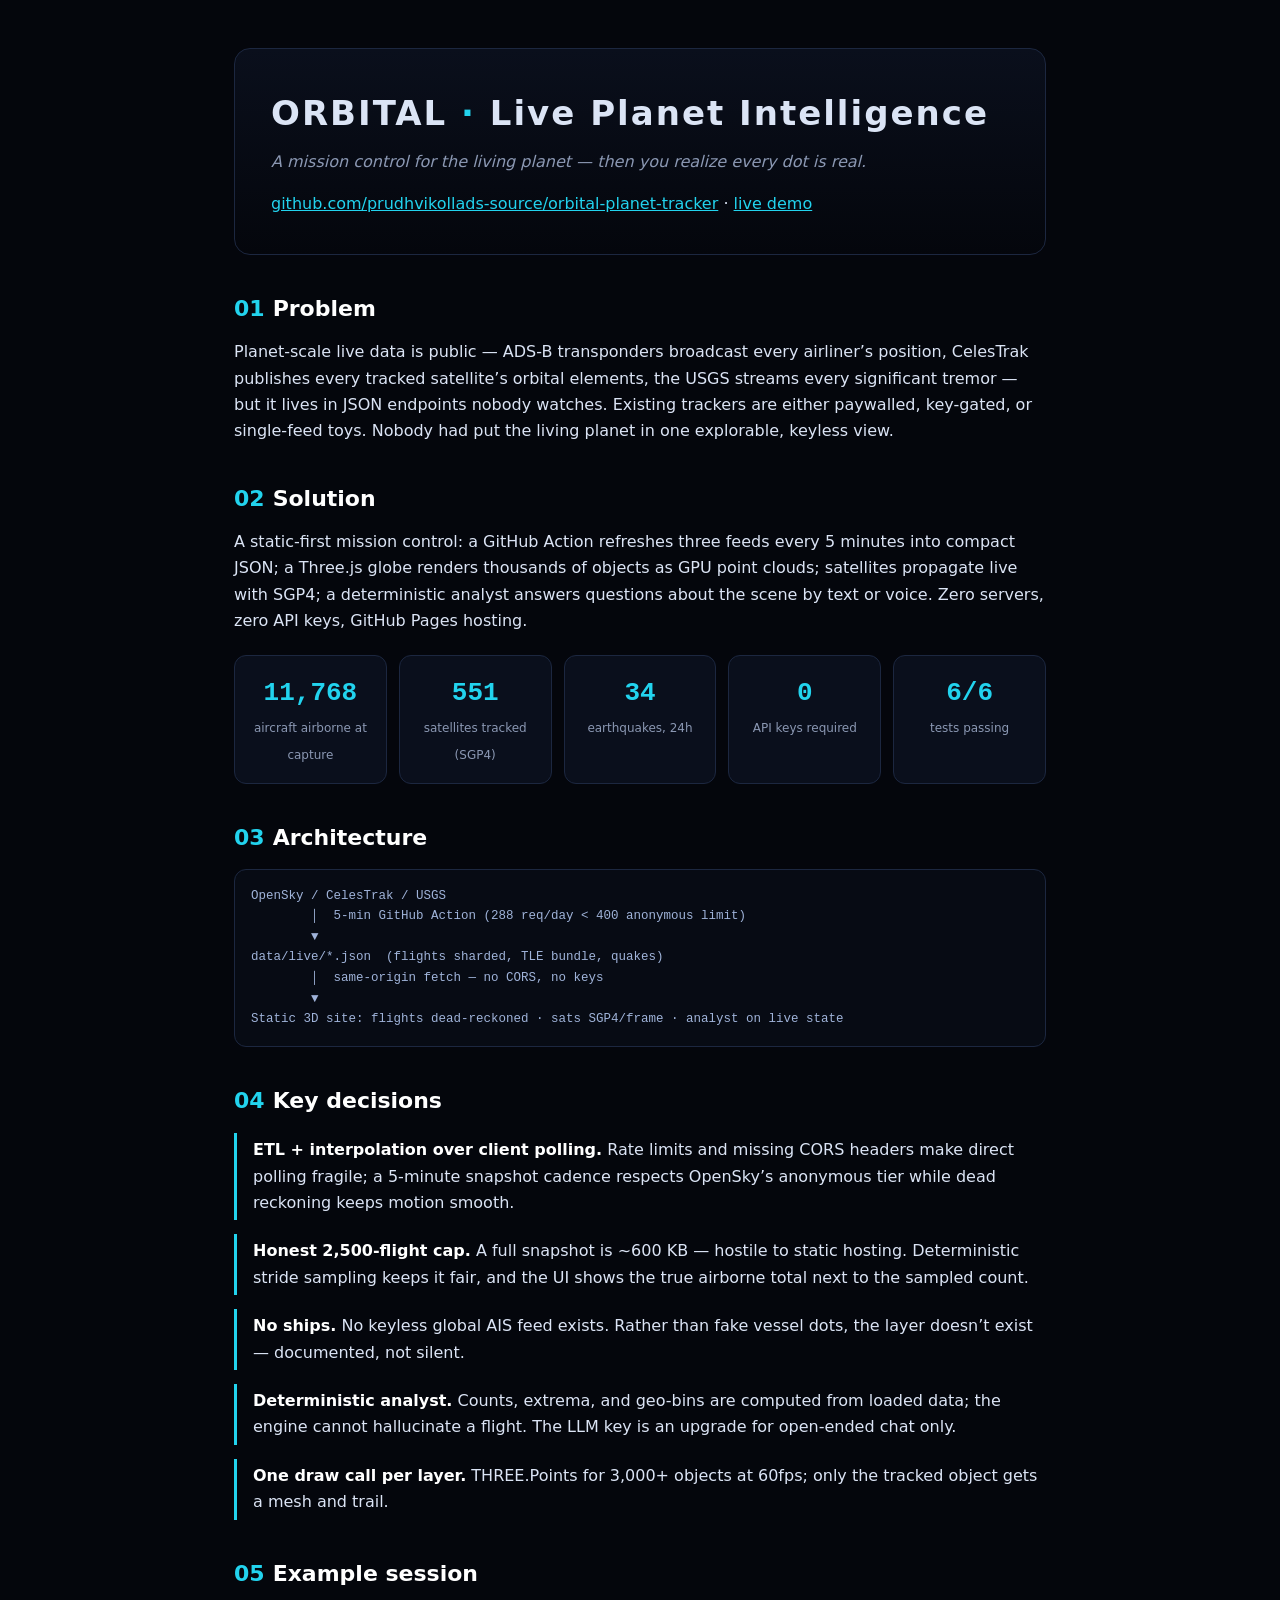
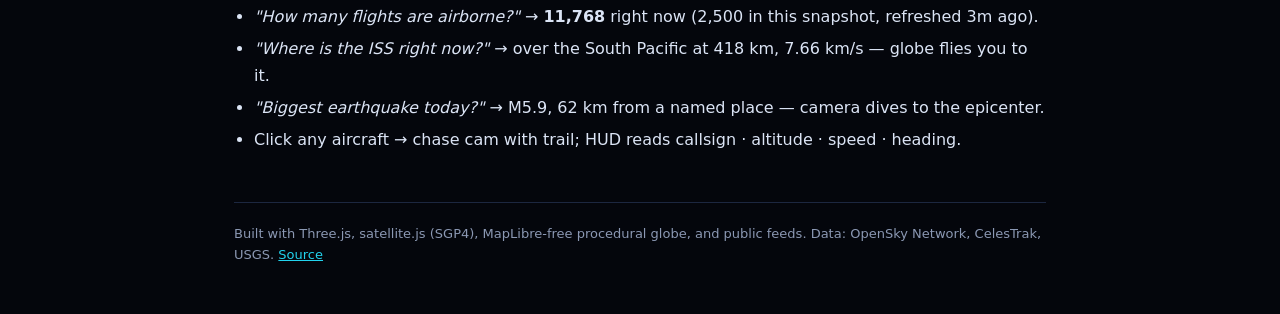
<file: docs/index.html>
<!DOCTYPE html>
<html lang="en">
<head>
<meta charset="UTF-8">
<meta name="viewport" content="width=device-width, initial-scale=1.0">
<title>ORBITAL — Live Planet Intelligence · Case Study</title>
<style>
*{box-sizing:border-box;margin:0}body{background:#04060c;color:#dbe4f5;font:16px/1.65 system-ui,sans-serif;max-width:860px;margin:0 auto;padding:48px 24px}
a{color:#22d3ee}.hero{border:1px solid #1c2740;border-radius:16px;padding:36px;background:linear-gradient(180deg,#0a0f1c,#04060c);margin-bottom:36px}
.hero h1{font-size:34px;letter-spacing:2px}.hero h1 span{color:#22d3ee}
.hero p.tag{color:#8b98b3;margin-top:8px;font-style:italic}
h2{font-size:22px;margin:36px 0 12px;color:#fff}h2 .n{color:#22d3ee;margin-right:8px}
.metrics{display:grid;grid-template-columns:repeat(auto-fit,minmax(150px,1fr));gap:12px;margin:20px 0}
.metric{background:#0a0f1c;border:1px solid #1c2740;border-radius:12px;padding:16px;text-align:center}
.metric b{display:block;font-size:26px;color:#22d3ee;font-family:ui-monospace,monospace}
.metric span{font-size:12px;color:#8b98b3}
pre{background:#070b14;border:1px solid #1c2740;border-radius:12px;padding:16px;overflow-x:auto;font-size:12.5px;color:#9fb3d9}
code{font-family:ui-monospace,monospace}.dec{border-left:3px solid #22d3ee;padding:4px 0 4px 16px;margin:14px 0}
.dec b{color:#fff}.foot{margin-top:48px;padding-top:20px;border-top:1px solid #1c2740;color:#8b98b3;font-size:13px}
ul{padding-left:20px}li{margin:6px 0}
</style>
</head>
<body>
<div class="hero">
<h1>ORBITAL <span>·</span> Live Planet Intelligence</h1>
<p class="tag">A mission control for the living planet — then you realize every dot is real.</p>
<p style="margin-top:16px"><a href="https://github.com/prudhvikollads-source/orbital-planet-tracker">github.com/prudhvikollads-source/orbital-planet-tracker</a> ·
<a href="https://prudhvikollads-source.github.io/orbital-planet-tracker/web/">live demo</a></p>
</div>

<h2><span class="n">01</span>Problem</h2>
<p>Planet-scale live data is public — ADS-B transponders broadcast every airliner’s position, CelesTrak publishes every tracked satellite’s orbital elements, the USGS streams every significant tremor — but it lives in JSON endpoints nobody watches. Existing trackers are either paywalled, key-gated, or single-feed toys. Nobody had put the living planet in one explorable, keyless view.</p>

<h2><span class="n">02</span>Solution</h2>
<p>A static-first mission control: a GitHub Action refreshes three feeds every 5 minutes into compact JSON; a Three.js globe renders thousands of objects as GPU point clouds; satellites propagate live with SGP4; a deterministic analyst answers questions about the scene by text or voice. Zero servers, zero API keys, GitHub Pages hosting.</p>
<div class="metrics">
<div class="metric"><b>11,768</b><span>aircraft airborne at capture</span></div>
<div class="metric"><b>551</b><span>satellites tracked (SGP4)</span></div>
<div class="metric"><b>34</b><span>earthquakes, 24h</span></div>
<div class="metric"><b>0</b><span>API keys required</span></div>
<div class="metric"><b>6/6</b><span>tests passing</span></div>
</div>

<h2><span class="n">03</span>Architecture</h2>
<pre>OpenSky / CelesTrak / USGS
        │  5-min GitHub Action (288 req/day < 400 anonymous limit)
        ▼
data/live/*.json  (flights sharded, TLE bundle, quakes)
        │  same-origin fetch — no CORS, no keys
        ▼
Static 3D site: flights dead-reckoned · sats SGP4/frame · analyst on live state</pre>

<h2><span class="n">04</span>Key decisions</h2>
<div class="dec"><b>ETL + interpolation over client polling.</b> Rate limits and missing CORS headers make direct polling fragile; a 5-minute snapshot cadence respects OpenSky’s anonymous tier while dead reckoning keeps motion smooth.</div>
<div class="dec"><b>Honest 2,500-flight cap.</b> A full snapshot is ~600 KB — hostile to static hosting. Deterministic stride sampling keeps it fair, and the UI shows the true airborne total next to the sampled count.</div>
<div class="dec"><b>No ships.</b> No keyless global AIS feed exists. Rather than fake vessel dots, the layer doesn’t exist — documented, not silent.</div>
<div class="dec"><b>Deterministic analyst.</b> Counts, extrema, and geo-bins are computed from loaded data; the engine cannot hallucinate a flight. The LLM key is an upgrade for open-ended chat only.</div>
<div class="dec"><b>One draw call per layer.</b> THREE.Points for 3,000+ objects at 60fps; only the tracked object gets a mesh and trail.</div>

<h2><span class="n">05</span>Example session</h2>
<ul>
<li><i>"How many flights are airborne?"</i> → <b>11,768</b> right now (2,500 in this snapshot, refreshed 3m ago).</li>
<li><i>"Where is the ISS right now?"</i> → over the South Pacific at 418 km, 7.66 km/s — globe flies you to it.</li>
<li><i>"Biggest earthquake today?"</i> → M5.9, 62 km from a named place — camera dives to the epicenter.</li>
<li>Click any aircraft → chase cam with trail; HUD reads callsign · altitude · speed · heading.</li>
</ul>

<div class="foot">Built with Three.js, satellite.js (SGP4), MapLibre-free procedural globe, and public feeds. Data: OpenSky Network, CelesTrak, USGS. <a href="https://github.com/prudhvikollads-source/orbital-planet-tracker">Source</a></div>
</body>
</html>
</file>
